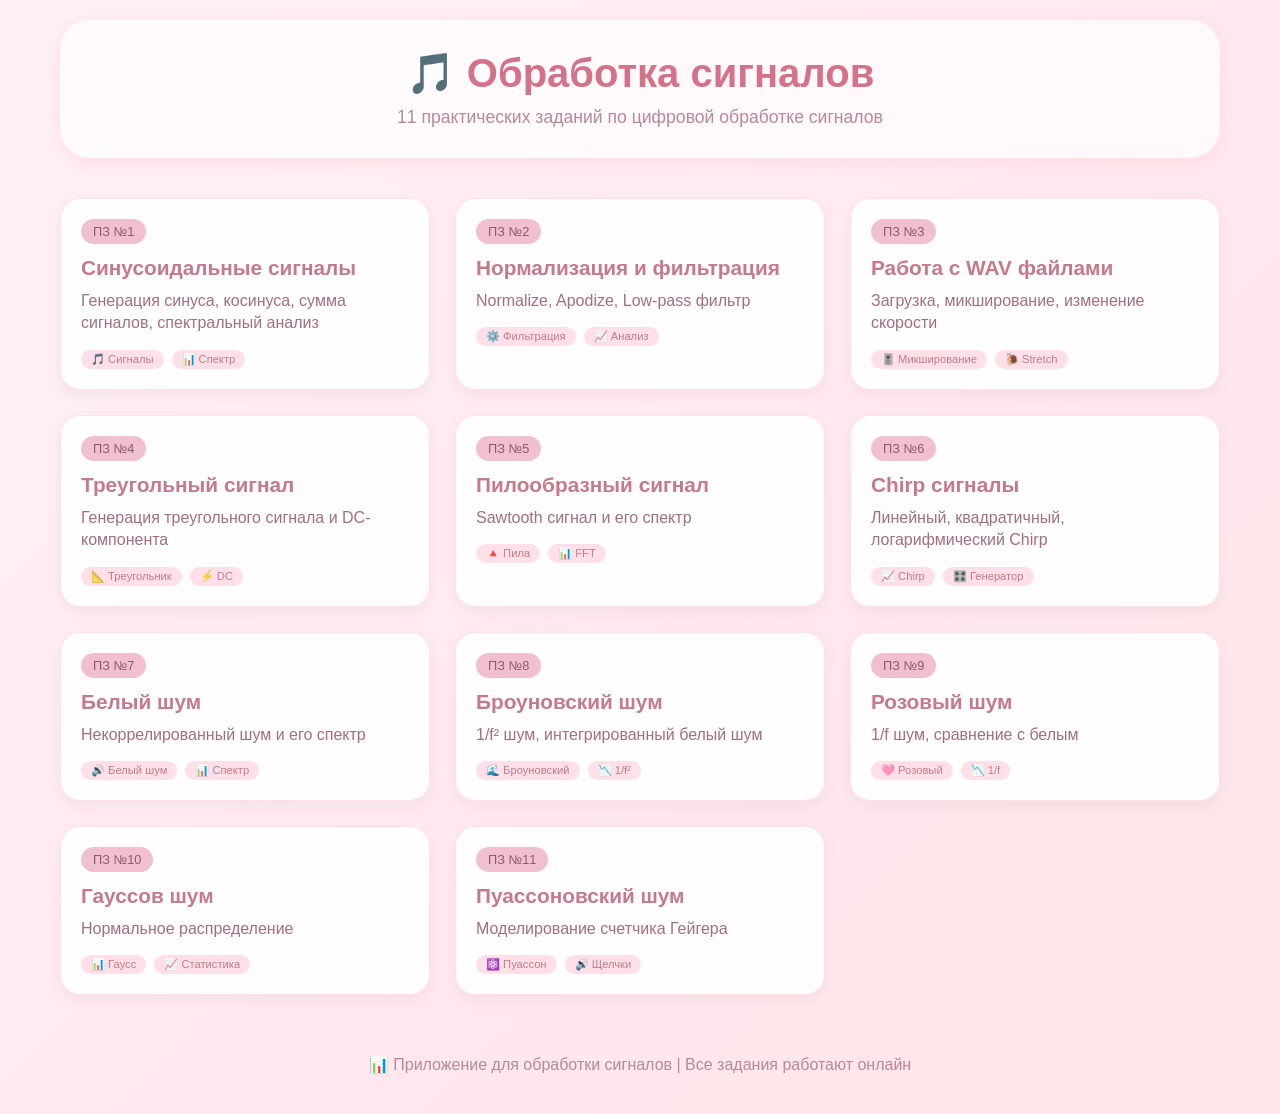
<file: index.html>
<!DOCTYPE html>
<html lang="ru">
<head>
    <meta charset="UTF-8">
    <meta name="viewport" content="width=device-width, initial-scale=1.0">
    <title>Обработка сигналов - 11 практических заданий</title>
    <link rel="stylesheet" href="styles.css">
</head>
<body>
    <div class="container">
        <header>
            <h1>🎵 Обработка сигналов</h1>
            <p>11 практических заданий по цифровой обработке сигналов</p>
        </header>

        <div class="cards-grid">
            <div class="card" onclick="location.href='pz1.html'">
                <div class="card-number">ПЗ №1</div>
                <h3>Синусоидальные сигналы</h3>
                <p>Генерация синуса, косинуса, сумма сигналов, спектральный анализ</p>
                <div class="tags"><span>🎵 Сигналы</span><span>📊 Спектр</span></div>
            </div>

            <div class="card" onclick="location.href='pz2.html'">
                <div class="card-number">ПЗ №2</div>
                <h3>Нормализация и фильтрация</h3>
                <p>Normalize, Apodize, Low-pass фильтр</p>
                <div class="tags"><span>⚙️ Фильтрация</span><span>📈 Анализ</span></div>
            </div>

            <div class="card" onclick="location.href='pz3.html'">
                <div class="card-number">ПЗ №3</div>
                <h3>Работа с WAV файлами</h3>
                <p>Загрузка, микширование, изменение скорости</p>
                <div class="tags"><span>🎚️ Микширование</span><span>🐌 Stretch</span></div>
            </div>

            <div class="card" onclick="location.href='pz4.html'">
                <div class="card-number">ПЗ №4</div>
                <h3>Треугольный сигнал</h3>
                <p>Генерация треугольного сигнала и DC-компонента</p>
                <div class="tags"><span>📐 Треугольник</span><span>⚡ DC</span></div>
            </div>

            <div class="card" onclick="location.href='pz5.html'">
                <div class="card-number">ПЗ №5</div>
                <h3>Пилообразный сигнал</h3>
                <p>Sawtooth сигнал и его спектр</p>
                <div class="tags"><span>🔺 Пила</span><span>📊 FFT</span></div>
            </div>

            <div class="card" onclick="location.href='pz6.html'">
                <div class="card-number">ПЗ №6</div>
                <h3>Chirp сигналы</h3>
                <p>Линейный, квадратичный, логарифмический Chirp</p>
                <div class="tags"><span>📈 Chirp</span><span>🎛️ Генератор</span></div>
            </div>

            <div class="card" onclick="location.href='pz7.html'">
                <div class="card-number">ПЗ №7</div>
                <h3>Белый шум</h3>
                <p>Некоррелированный шум и его спектр</p>
                <div class="tags"><span>🔊 Белый шум</span><span>📊 Спектр</span></div>
            </div>

            <div class="card" onclick="location.href='pz8.html'">
                <div class="card-number">ПЗ №8</div>
                <h3>Броуновский шум</h3>
                <p>1/f² шум, интегрированный белый шум</p>
                <div class="tags"><span>🌊 Броуновский</span><span>📉 1/f²</span></div>
            </div>

            <div class="card" onclick="location.href='pz9.html'">
                <div class="card-number">ПЗ №9</div>
                <h3>Розовый шум</h3>
                <p>1/f шум, сравнение с белым</p>
                <div class="tags"><span>🩷 Розовый</span><span>📉 1/f</span></div>
            </div>

            <div class="card" onclick="location.href='pz10.html'">
                <div class="card-number">ПЗ №10</div>
                <h3>Гауссов шум</h3>
                <p>Нормальное распределение</p>
                <div class="tags"><span>📊 Гаусс</span><span>📈 Статистика</span></div>
            </div>

            <div class="card" onclick="location.href='pz11.html'">
                <div class="card-number">ПЗ №11</div>
                <h3>Пуассоновский шум</h3>
                <p>Моделирование счетчика Гейгера</p>
                <div class="tags"><span>⚛️ Пуассон</span><span>🔊 Щелчки</span></div>
            </div>
        </div>

        <footer>
            <p>📊 Приложение для обработки сигналов | Все задания работают онлайн</p>
        </footer>
    </div>
</body>
</html>
</file>
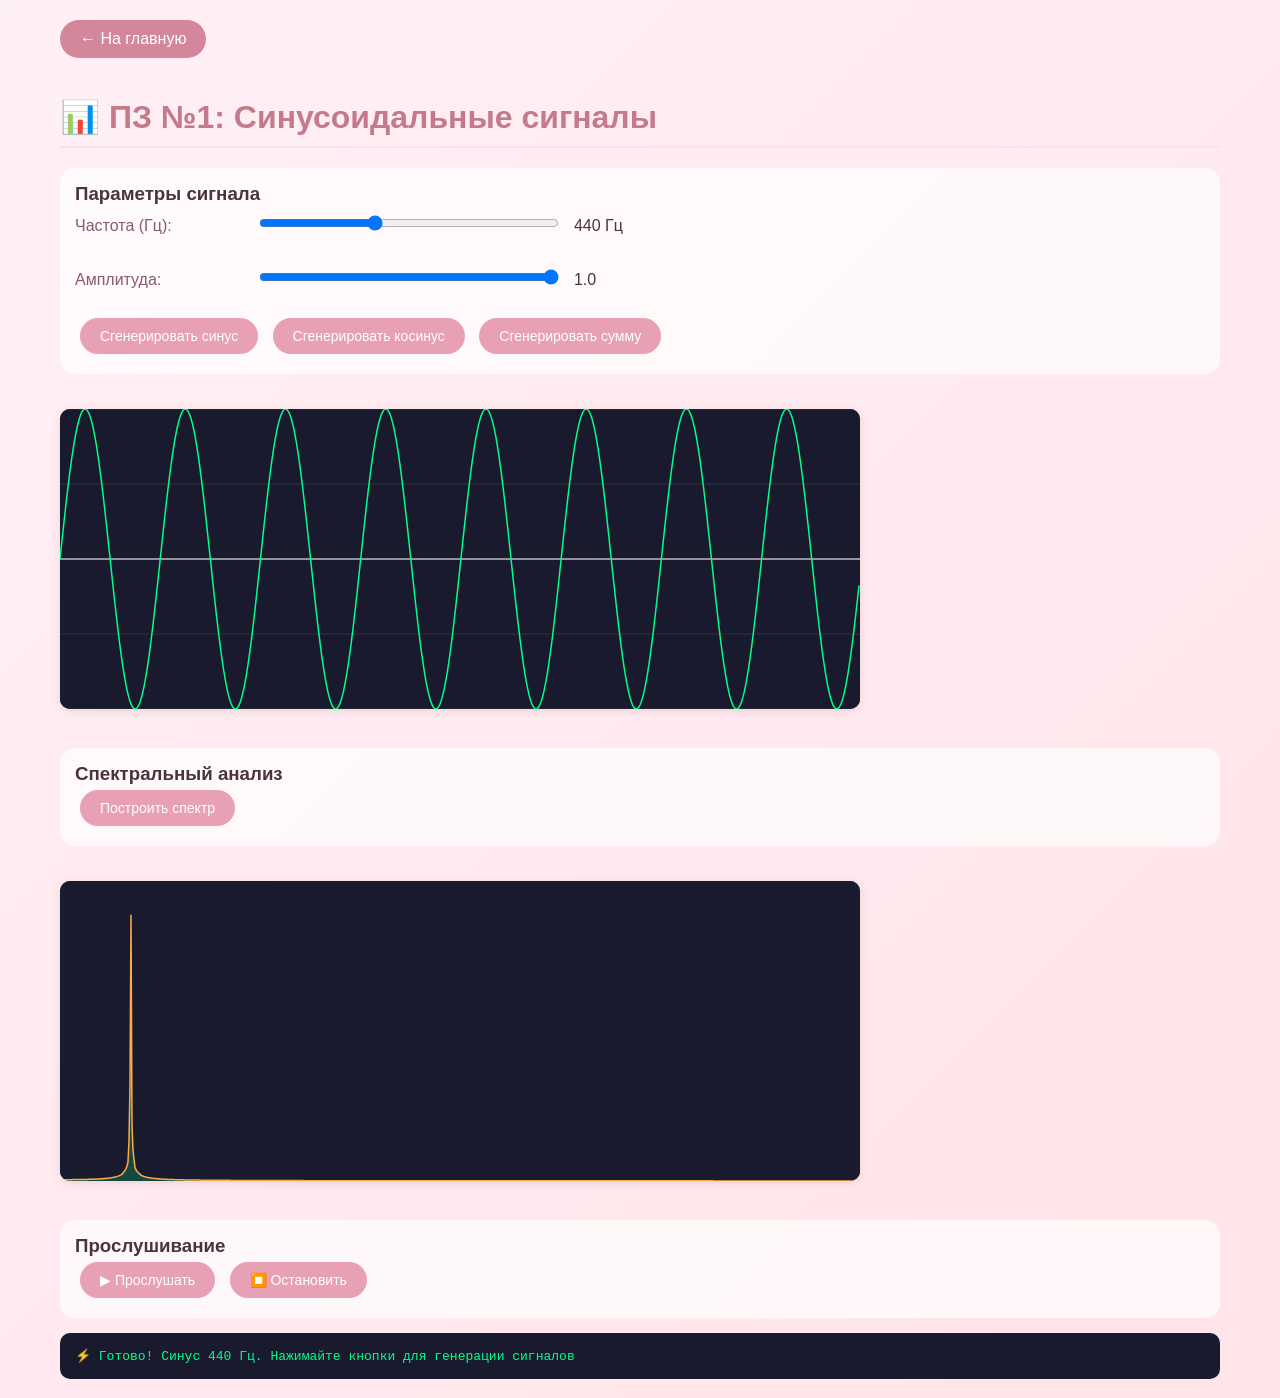
<file: pz1.html>
<!DOCTYPE html>
<html lang="ru">
<head>
    <meta charset="UTF-8">
    <meta name="viewport" content="width=device-width, initial-scale=1.0">
    <title>ПЗ №1 - Синусоидальные сигналы</title>
    <link rel="stylesheet" href="styles.css">
</head>
<body>
    <div class="container">
        <a href="index.html" class="back-button">← На главную</a>
        <h1 class="section-title">📊 ПЗ №1: Синусоидальные сигналы</h1>
        
        <div class="control-group">
            <h3>Параметры сигнала</h3>
            <label>Частота (Гц):</label>
            <input type="range" id="freq" min="100" max="1000" value="440" step="10">
            <span id="freqValue">440</span> Гц<br><br>
            
            <label>Амплитуда:</label>
            <input type="range" id="amp" min="0" max="1" value="1" step="0.05">
            <span id="ampValue">1.0</span><br><br>
            
            <button id="genSine">Сгенерировать синус</button>
            <button id="genCosine">Сгенерировать косинус</button>
            <button id="genSum">Сгенерировать сумму</button>
        </div>
        
        <div class="plot-container">
            <canvas id="signalPlot" width="800" height="300"></canvas>
        </div>
        
        <div class="control-group">
            <h3>Спектральный анализ</h3>
            <button id="calcSpectrum">Построить спектр</button>
        </div>
        
        <div class="plot-container">
            <canvas id="spectrumPlot" width="800" height="300"></canvas>
        </div>
        
        <div class="control-group">
            <h3>Прослушивание</h3>
            <button id="playSignal">▶ Прослушать</button>
            <button id="stopSignal">⏹️ Остановить</button>
        </div>
        
        <div class="info-panel" id="info1">
            ⚡ Синус 440 Гц. Нажмите кнопки для генерации сигналов
        </div>
    </div>
    <script src="pz1.js"></script>
</body>
</html>
</file>
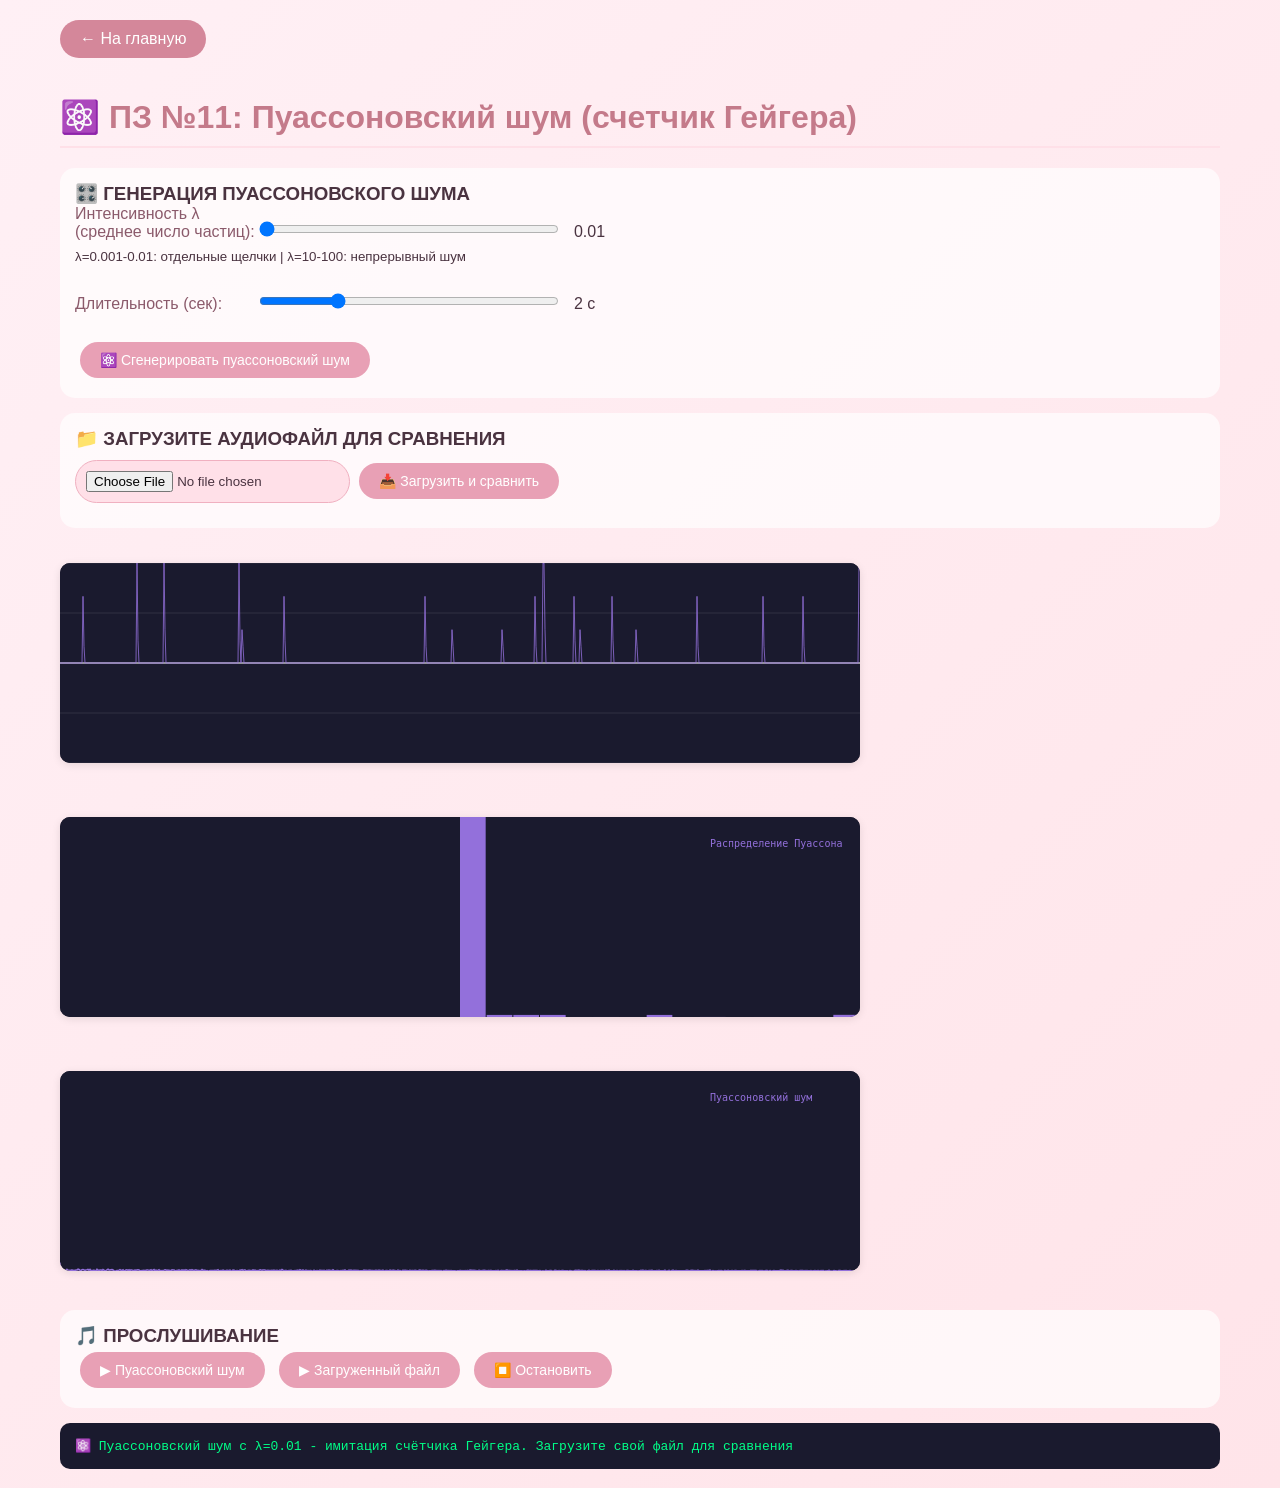
<file: pz11.html>
<!DOCTYPE html>
<html lang="ru">
<head>
    <meta charset="UTF-8">
    <meta name="viewport" content="width=device-width, initial-scale=1.0">
    <title>ПЗ №11 - Пуассоновский шум</title>
    <link rel="stylesheet" href="styles.css">
</head>
<body>
    <div class="container">
        <a href="index.html" class="back-button">← На главную</a>
        <h1 class="section-title">⚛️ ПЗ №11: Пуассоновский шум (счетчик Гейгера)</h1>
        
        <div class="control-group">
            <h3>🎛️ ГЕНЕРАЦИЯ ПУАССОНОВСКОГО ШУМА</h3>
            <label>Интенсивность λ (среднее число частиц):</label>
            <input type="range" id="lambda" min="0.001" max="100" value="0.01" step="0.001">
            <span id="lambdaVal">0.010</span><br>
            <small>λ=0.001-0.01: отдельные щелчки | λ=10-100: непрерывный шум</small><br><br>
            
            <label>Длительность (сек):</label>
            <input type="range" id="duration11" min="1" max="5" value="2" step="0.5">
            <span id="duration11Val">2.0</span> с<br><br>
            
            <button id="genPoisson">⚛️ Сгенерировать пуассоновский шум</button>
        </div>
        
        <div class="control-group">
            <h3>📁 ЗАГРУЗИТЕ АУДИОФАЙЛ ДЛЯ СРАВНЕНИЯ</h3>
            <input type="file" id="uploadWav11" accept=".wav,.mp3,.ogg">
            <button id="loadWav11">📥 Загрузить и сравнить</button>
        </div>
        
        <div class="plot-container">
            <canvas id="poissonPlot" width="800" height="200"></canvas>
        </div>
        
        <div class="plot-container">
            <canvas id="poissonHistogram" width="800" height="200"></canvas>
        </div>
        
        <div class="plot-container">
            <canvas id="poissonSpectrum" width="800" height="200"></canvas>
        </div>
        
        <div class="control-group">
            <h3>🎵 ПРОСЛУШИВАНИЕ</h3>
            <button id="playPoisson">▶ Пуассоновский шум</button>
            <button id="playUploaded11">▶ Загруженный файл</button>
            <button id="stopPoisson">⏹️ Остановить</button>
        </div>
        
        <div class="info-panel" id="info11">
            ⚛️ Пуассоновский шум имитирует счётчик Гейгера.<br>
            При малых λ слышны отдельные щелчки. При больших λ - непрерывный белый шум.<br>
            Загрузите свой аудиофайл для сравнения спектров.
        </div>
    </div>
    <script src="pz11.js"></script>
</body>
</html>
</file>
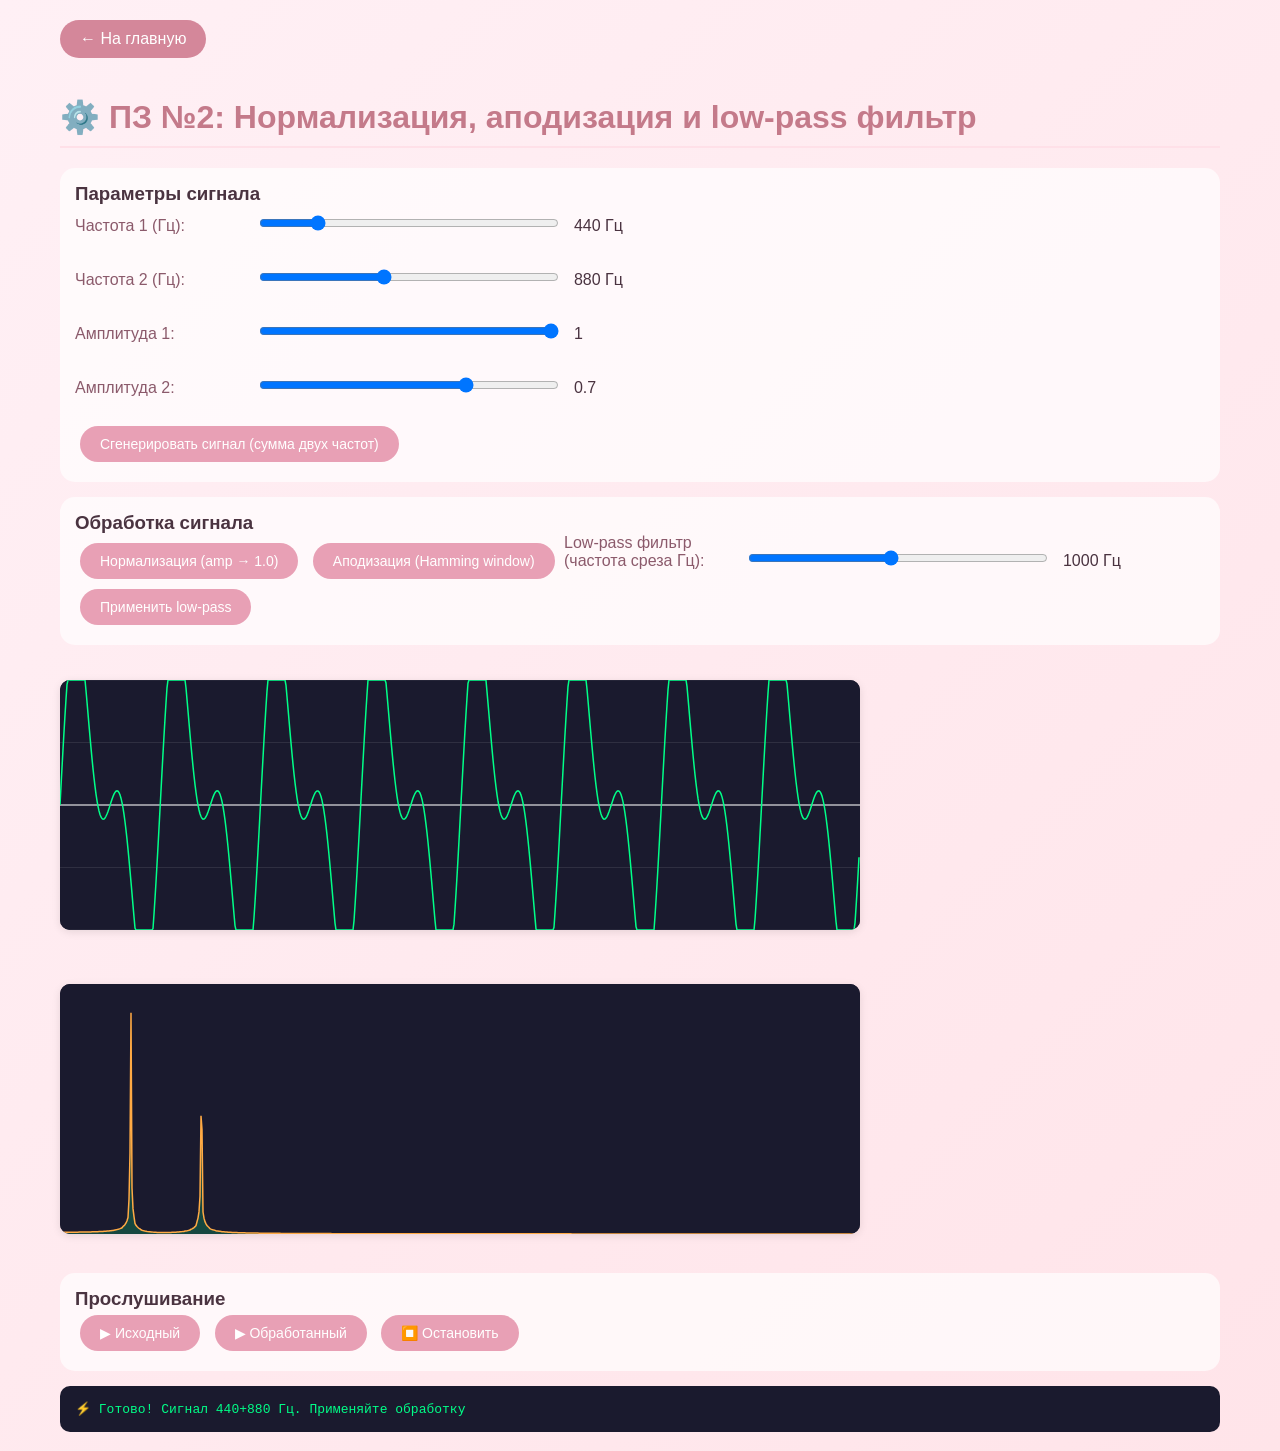
<file: pz2.html>
<!DOCTYPE html>
<html lang="ru">
<head>
    <meta charset="UTF-8">
    <meta name="viewport" content="width=device-width, initial-scale=1.0">
    <title>ПЗ №2 - Нормализация и фильтрация</title>
    <link rel="stylesheet" href="styles.css">
</head>
<body>
    <div class="container">
        <a href="index.html" class="back-button">← На главную</a>
        <h1 class="section-title">⚙️ ПЗ №2: Нормализация, аподизация и low-pass фильтр</h1>
        
        <div class="control-group">
            <h3>Параметры сигнала</h3>
            <label>Частота 1 (Гц):</label>
            <input type="range" id="freq1" min="100" max="2000" value="440" step="10">
            <span id="freq1Val">440</span> Гц<br><br>
            
            <label>Частота 2 (Гц):</label>
            <input type="range" id="freq2" min="100" max="2000" value="880" step="10">
            <span id="freq2Val">880</span> Гц<br><br>
            
            <label>Амплитуда 1:</label>
            <input type="range" id="amp1" min="0" max="1" value="1" step="0.05">
            <span id="amp1Val">1.0</span><br><br>
            
            <label>Амплитуда 2:</label>
            <input type="range" id="amp2" min="0" max="1" value="0.7" step="0.05">
            <span id="amp2Val">0.7</span><br><br>
            
            <button id="genSignal">Сгенерировать сигнал (сумма двух частот)</button>
        </div>
        
        <div class="control-group">
            <h3>Обработка сигнала</h3>
            <button id="applyNormalize">Нормализация (amp → 1.0)</button>
            <button id="applyApodize">Аподизация (Hamming window)</button>
            <label>Low-pass фильтр (частота среза Гц):</label>
            <input type="range" id="cutoff" min="100" max="2000" value="1000" step="50">
            <span id="cutoffVal">1000</span> Гц
            <button id="applyLowpass">Применить low-pass</button>
        </div>
        
        <div class="plot-container">
            <canvas id="signalPlot" width="800" height="250"></canvas>
        </div>
        
        <div class="plot-container">
            <canvas id="spectrumPlot" width="800" height="250"></canvas>
        </div>
        
        <div class="control-group">
            <h3>Прослушивание</h3>
            <button id="playOriginal">▶ Исходный</button>
            <button id="playProcessed">▶ Обработанный</button>
            <button id="stopAudio">⏹️ Остановить</button>
        </div>
        
        <div class="info-panel" id="info2">
            ⚡ Сгенерируйте сигнал, затем примените обработку
        </div>
    </div>
    <script src="pz2.js"></script>
</body>
</html>
</file>
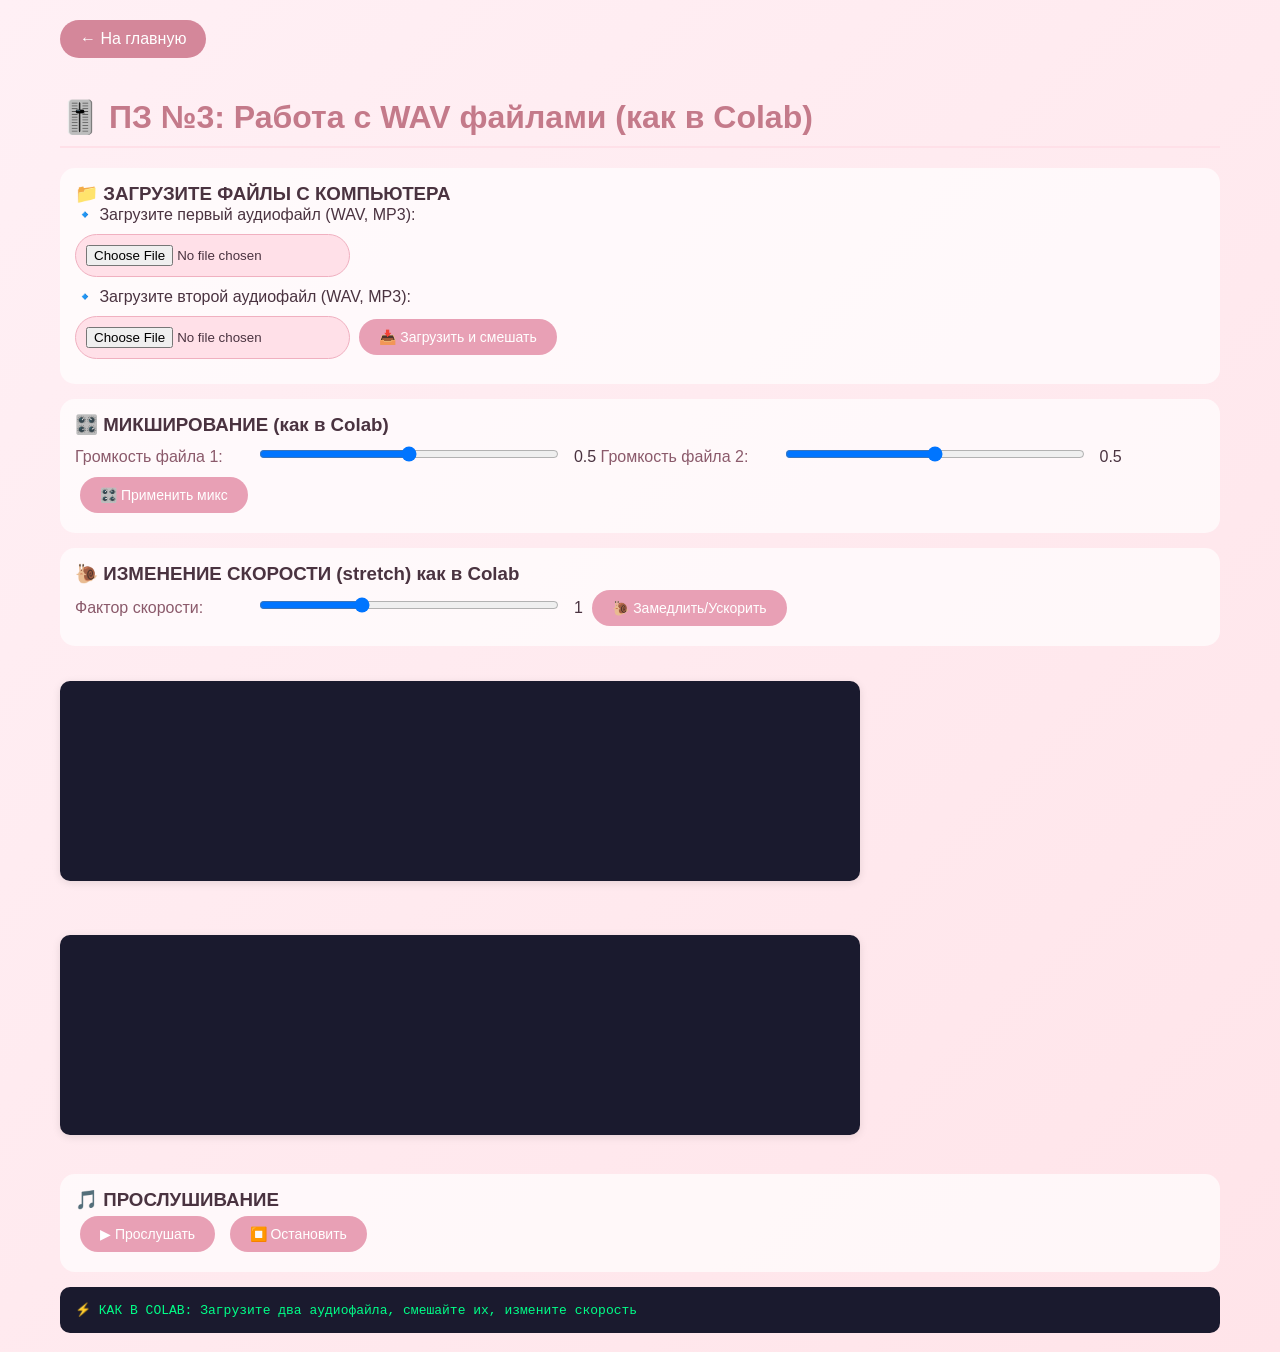
<file: pz3.html>
<!DOCTYPE html>
<html lang="ru">
<head>
    <meta charset="UTF-8">
    <meta name="viewport" content="width=device-width, initial-scale=1.0">
    <title>ПЗ №3 - Работа с WAV файлами</title>
    <link rel="stylesheet" href="styles.css">
</head>
<body>
    <div class="container">
        <a href="index.html" class="back-button">← На главную</a>
        <h1 class="section-title">🎚️ ПЗ №3: Работа с WAV файлами (как в Colab)</h1>
        
        <!-- ЗАГРУЗКА ФАЙЛОВ КАК В COLAB -->
        <div class="control-group">
            <h3>📁 ЗАГРУЗИТЕ ФАЙЛЫ С КОМПЬЮТЕРА</h3>
            <p>🔹 Загрузите первый аудиофайл (WAV, MP3):</p>
            <input type="file" id="file1" accept=".wav,.mp3,.ogg">
            <p>🔹 Загрузите второй аудиофайл (WAV, MP3):</p>
            <input type="file" id="file2" accept=".wav,.mp3,.ogg">
            <button id="loadFiles">📥 Загрузить и смешать</button>
        </div>
        
        <div class="control-group">
            <h3>🎛️ МИКШИРОВАНИЕ (как в Colab)</h3>
            <label>Громкость файла 1:</label>
            <input type="range" id="mix1" min="0" max="1" value="0.5" step="0.05">
            <span id="mix1Val">0.5</span>
            <label>Громкость файла 2:</label>
            <input type="range" id="mix2" min="0" max="1" value="0.5" step="0.05">
            <span id="mix2Val">0.5</span>
            <button id="applyMix">🎛️ Применить микс</button>
        </div>
        
        <div class="control-group">
            <h3>🐌 ИЗМЕНЕНИЕ СКОРОСТИ (stretch) как в Colab</h3>
            <label>Фактор скорости:</label>
            <input type="range" id="stretchFactor" min="0.5" max="2" value="1" step="0.05">
            <span id="stretchVal">1.0</span>
            <button id="applyStretch">🐌 Замедлить/Ускорить</button>
        </div>
        
        <div class="plot-container">
            <canvas id="signalPlot" width="800" height="200"></canvas>
        </div>
        
        <div class="plot-container">
            <canvas id="spectrumPlot" width="800" height="200"></canvas>
        </div>
        
        <div class="control-group">
            <h3>🎵 ПРОСЛУШИВАНИЕ</h3>
            <button id="playSound">▶ Прослушать</button>
            <button id="stopSound">⏹️ Остановить</button>
        </div>
        
        <div class="info-panel" id="info3">
            ⚡ КАК В COLAB: Загрузите два аудиофайла, смешайте их, измените скорость
        </div>
    </div>
    <script src="pz3.js"></script>
</body>
</html>
</file>
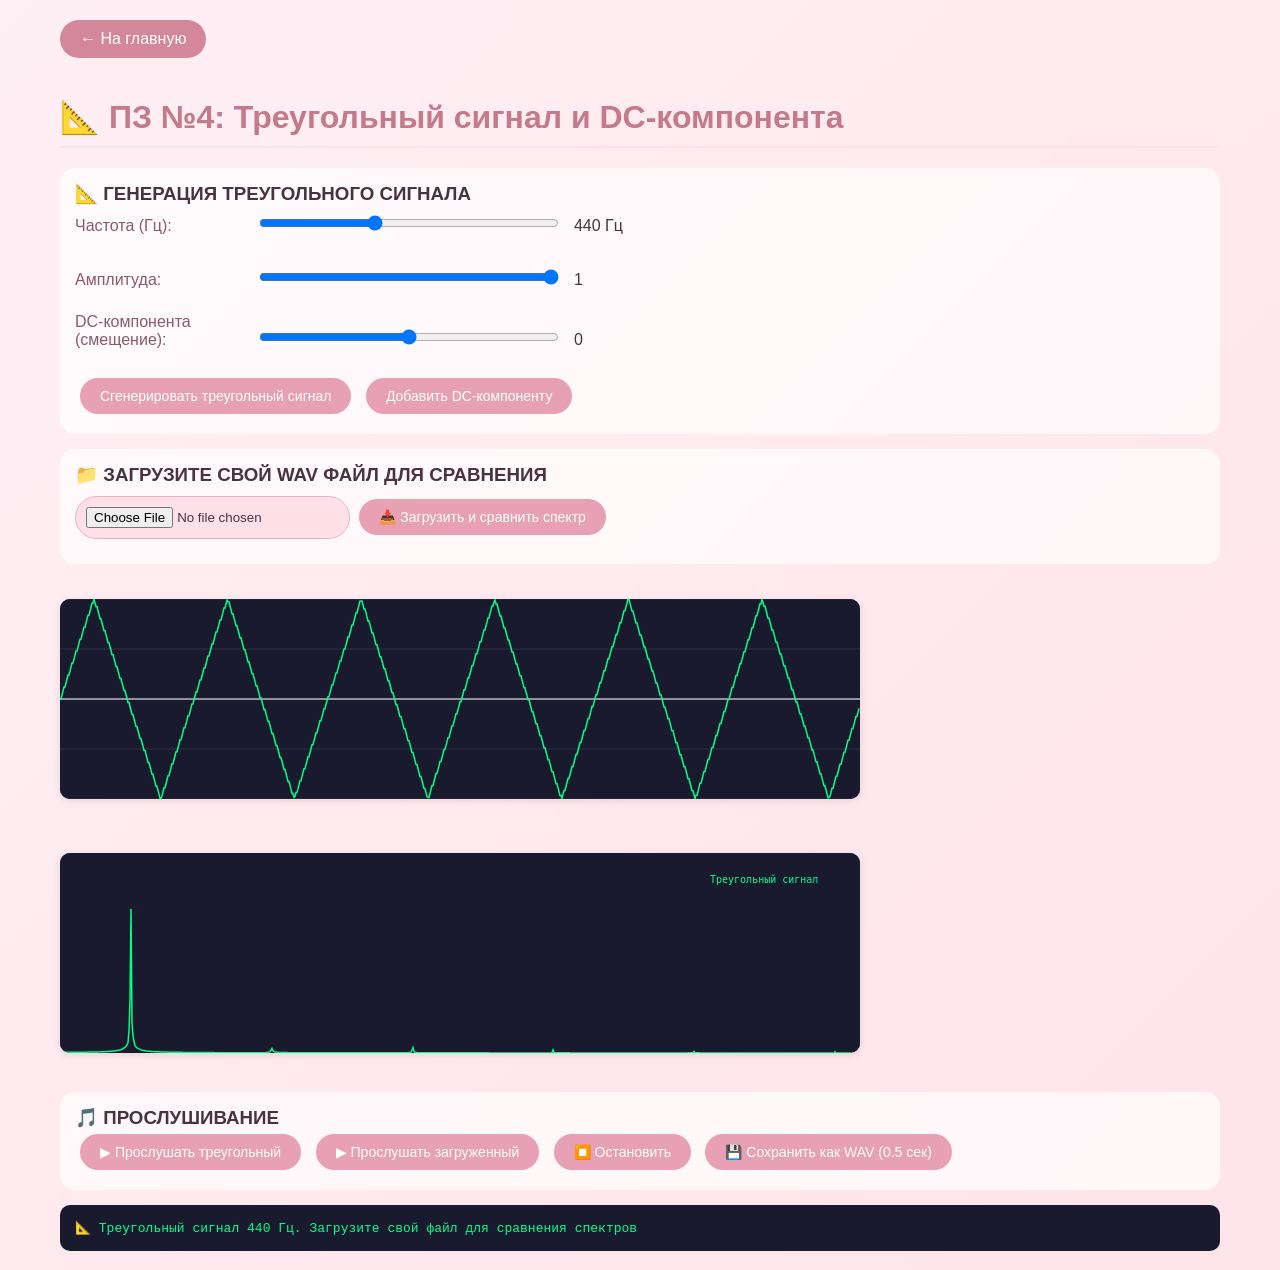
<file: pz4.html>
<!DOCTYPE html>
<html lang="ru">
<head>
    <meta charset="UTF-8">
    <meta name="viewport" content="width=device-width, initial-scale=1.0">
    <title>ПЗ №4 - Треугольный сигнал</title>
    <link rel="stylesheet" href="styles.css">
</head>
<body>
    <div class="container">
        <a href="index.html" class="back-button">← На главную</a>
        <h1 class="section-title">📐 ПЗ №4: Треугольный сигнал и DC-компонента</h1>
        
        <div class="control-group">
            <h3>📐 ГЕНЕРАЦИЯ ТРЕУГОЛЬНОГО СИГНАЛА</h3>
            <label>Частота (Гц):</label>
            <input type="range" id="freq4" min="100" max="1000" value="440" step="10">
            <span id="freq4Val">440</span> Гц<br><br>
            
            <label>Амплитуда:</label>
            <input type="range" id="amp4" min="0" max="1" value="1" step="0.05">
            <span id="amp4Val">1.0</span><br><br>
            
            <label>DC-компонента (смещение):</label>
            <input type="range" id="dc4" min="-0.5" max="0.5" value="0" step="0.01">
            <span id="dc4Val">0</span><br><br>
            
            <button id="genTriangle">Сгенерировать треугольный сигнал</button>
            <button id="addDC">Добавить DC-компоненту</button>
        </div>
        
        <div class="control-group">
            <h3>📁 ЗАГРУЗИТЕ СВОЙ WAV ФАЙЛ ДЛЯ СРАВНЕНИЯ</h3>
            <input type="file" id="uploadWav4" accept=".wav,.mp3,.ogg">
            <button id="loadWav4">📥 Загрузить и сравнить спектр</button>
        </div>
        
        <div class="plot-container">
            <canvas id="trianglePlot" width="800" height="200"></canvas>
        </div>
        
        <div class="plot-container">
            <canvas id="triangleSpectrum" width="800" height="200"></canvas>
        </div>
        
        <div class="control-group">
            <h3>🎵 ПРОСЛУШИВАНИЕ</h3>
            <button id="playTriangle">▶ Прослушать треугольный</button>
            <button id="playUploaded4">▶ Прослушать загруженный</button>
            <button id="stopTriangle">⏹️ Остановить</button>
            <button id="saveWav4">💾 Сохранить как WAV (0.5 сек)</button>
        </div>
        
        <div class="info-panel" id="info4">
            📐 Треугольный сигнал. Загрузите свой WAV файл для сравнения спектров
        </div>
    </div>
    <script src="pz4.js"></script>
</body>
</html>
</file>
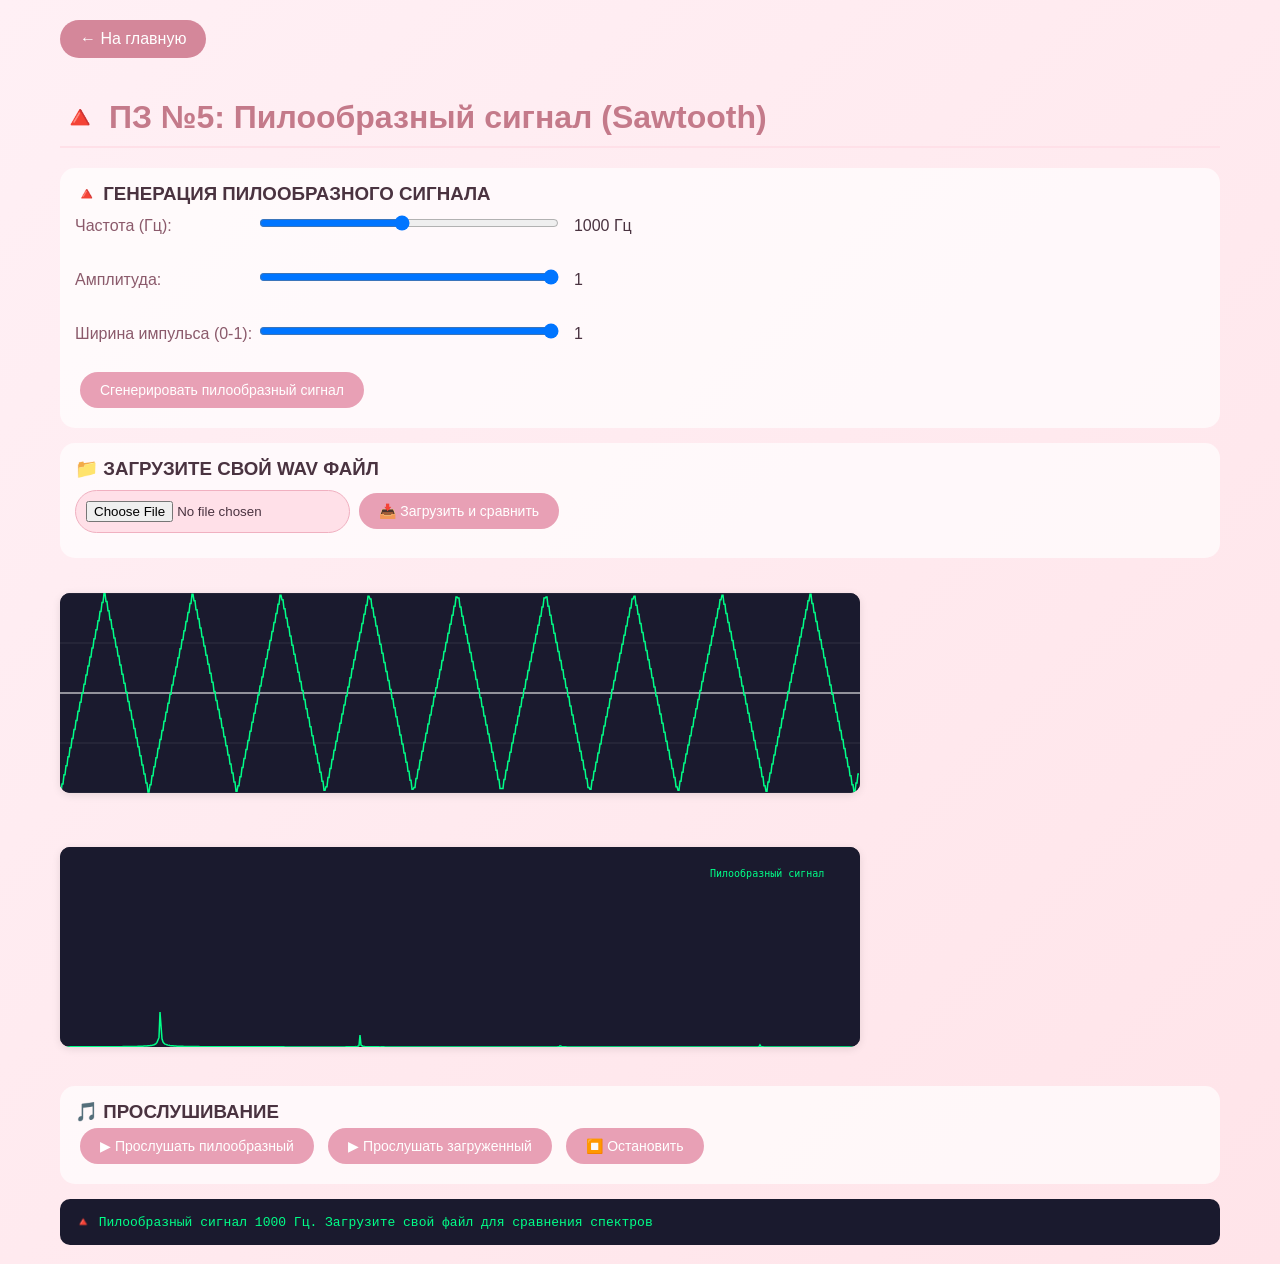
<file: pz5.html>
<!DOCTYPE html>
<html lang="ru">
<head>
    <meta charset="UTF-8">
    <meta name="viewport" content="width=device-width, initial-scale=1.0">
    <title>ПЗ №5 - Пилообразный сигнал</title>
    <link rel="stylesheet" href="styles.css">
</head>
<body>
    <div class="container">
        <a href="index.html" class="back-button">← На главную</a>
        <h1 class="section-title">🔺 ПЗ №5: Пилообразный сигнал (Sawtooth)</h1>
        
        <div class="control-group">
            <h3>🔺 ГЕНЕРАЦИЯ ПИЛООБРАЗНОГО СИГНАЛА</h3>
            <label>Частота (Гц):</label>
            <input type="range" id="freq5" min="100" max="2000" value="1000" step="10">
            <span id="freq5Val">1000</span> Гц<br><br>
            
            <label>Амплитуда:</label>
            <input type="range" id="amp5" min="0" max="1" value="1" step="0.05">
            <span id="amp5Val">1.0</span><br><br>
            
            <label>Ширина импульса (0-1):</label>
            <input type="range" id="width5" min="0" max="1" value="1" step="0.01">
            <span id="width5Val">1.0</span><br><br>
            
            <button id="genSawtooth">Сгенерировать пилообразный сигнал</button>
        </div>
        
        <div class="control-group">
            <h3>📁 ЗАГРУЗИТЕ СВОЙ WAV ФАЙЛ</h3>
            <input type="file" id="uploadWav5" accept=".wav,.mp3,.ogg">
            <button id="loadWav5">📥 Загрузить и сравнить</button>
        </div>
        
        <div class="plot-container">
            <canvas id="sawtoothPlot" width="800" height="200"></canvas>
        </div>
        
        <div class="plot-container">
            <canvas id="sawtoothSpectrum" width="800" height="200"></canvas>
        </div>
        
        <div class="control-group">
            <h3>🎵 ПРОСЛУШИВАНИЕ</h3>
            <button id="playSawtooth">▶ Прослушать пилообразный</button>
            <button id="playUploaded5">▶ Прослушать загруженный</button>
            <button id="stopSawtooth">⏹️ Остановить</button>
        </div>
        
        <div class="info-panel" id="info5">
            🔺 Пилообразный сигнал содержит все гармоники. Загрузите свой файл для сравнения
        </div>
    </div>
    <script src="pz5.js"></script>
</body>
</html>
</file>
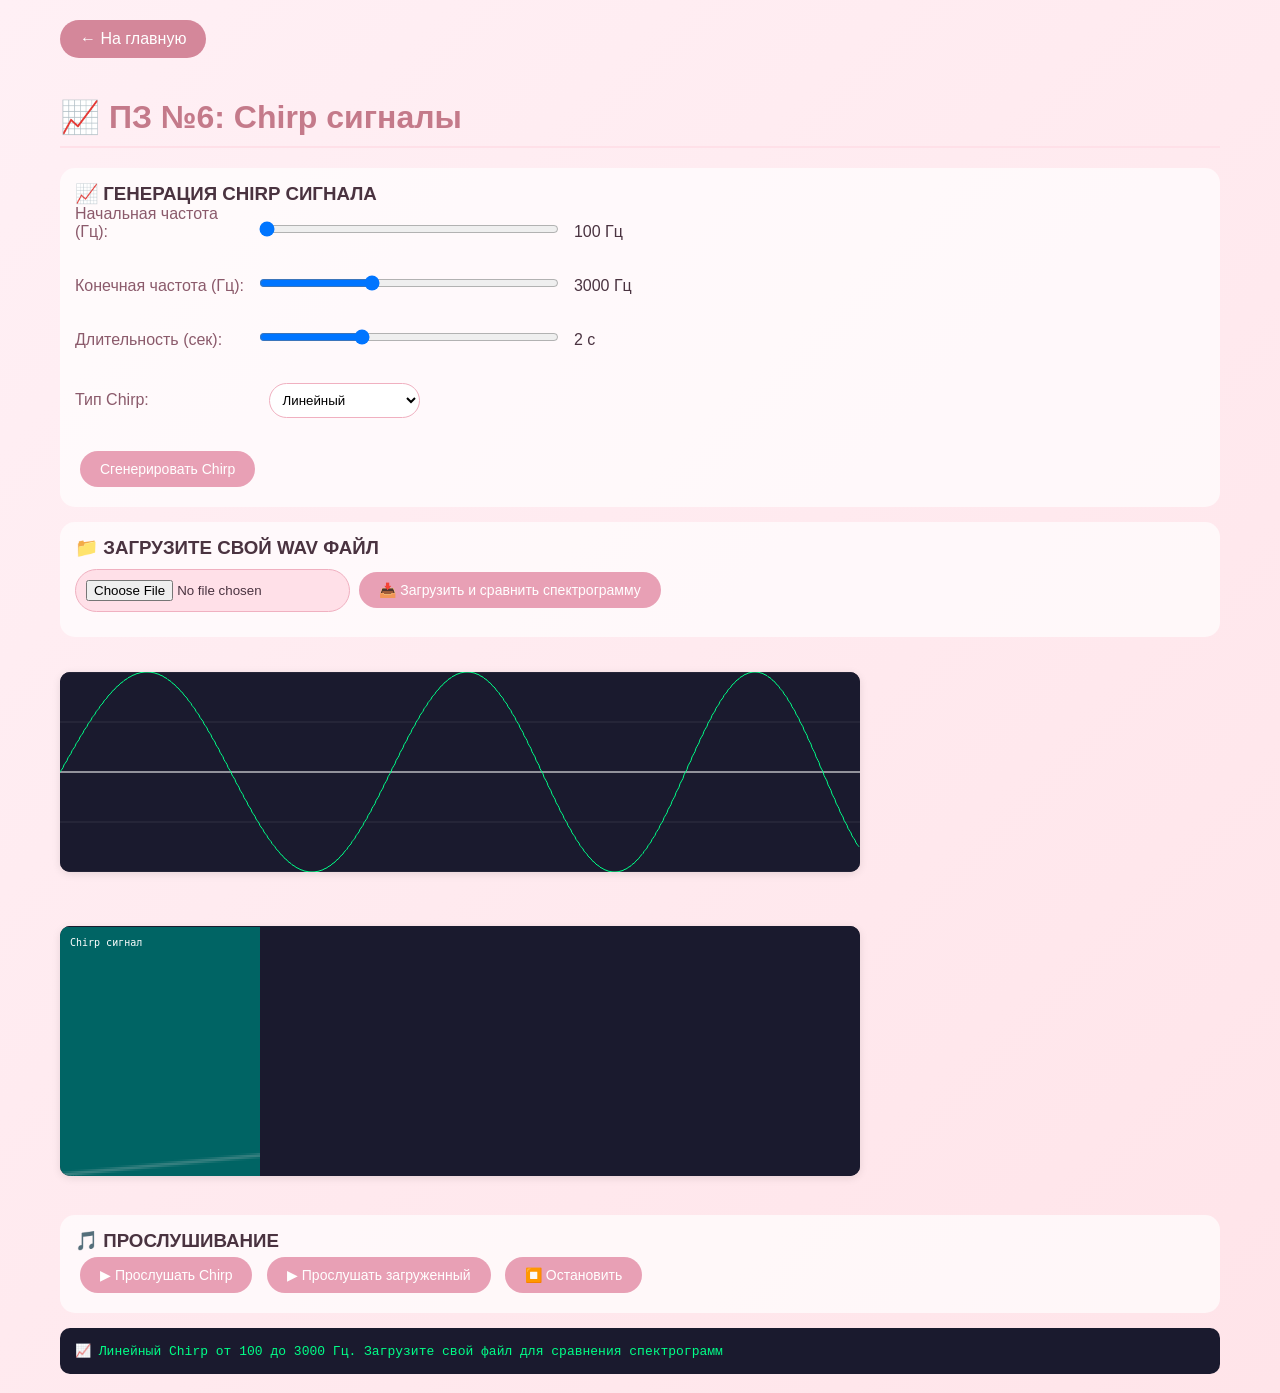
<file: pz6.html>
<!DOCTYPE html>
<html lang="ru">
<head>
    <meta charset="UTF-8">
    <meta name="viewport" content="width=device-width, initial-scale=1.0">
    <title>ПЗ №6 - Chirp сигналы</title>
    <link rel="stylesheet" href="styles.css">
</head>
<body>
    <div class="container">
        <a href="index.html" class="back-button">← На главную</a>
        <h1 class="section-title">📈 ПЗ №6: Chirp сигналы</h1>
        
        <div class="control-group">
            <h3>📈 ГЕНЕРАЦИЯ CHIRP СИГНАЛА</h3>
            <label>Начальная частота (Гц):</label>
            <input type="range" id="f0" min="100" max="5000" value="100" step="10">
            <span id="f0Val">100</span> Гц<br><br>
            
            <label>Конечная частота (Гц):</label>
            <input type="range" id="f1" min="100" max="8000" value="3000" step="10">
            <span id="f1Val">3000</span> Гц<br><br>
            
            <label>Длительность (сек):</label>
            <input type="range" id="duration6" min="0.5" max="5" value="2" step="0.1">
            <span id="duration6Val">2.0</span> с<br><br>
            
            <label>Тип Chirp:</label>
            <select id="chirpType">
                <option value="linear">Линейный</option>
                <option value="quadratic">Квадратичный</option>
                <option value="logarithmic">Логарифмический</option>
            </select><br><br>
            
            <button id="genChirp">Сгенерировать Chirp</button>
        </div>
        
        <div class="control-group">
            <h3>📁 ЗАГРУЗИТЕ СВОЙ WAV ФАЙЛ</h3>
            <input type="file" id="uploadWav6" accept=".wav,.mp3,.ogg">
            <button id="loadWav6">📥 Загрузить и сравнить спектрограмму</button>
        </div>
        
        <div class="plot-container">
            <canvas id="chirpPlot" width="800" height="200"></canvas>
        </div>
        
        <div class="plot-container">
            <canvas id="chirpSpectrogram" width="800" height="250"></canvas>
        </div>
        
        <div class="control-group">
            <h3>🎵 ПРОСЛУШИВАНИЕ</h3>
            <button id="playChirp">▶ Прослушать Chirp</button>
            <button id="playUploaded6">▶ Прослушать загруженный</button>
            <button id="stopChirp">⏹️ Остановить</button>
        </div>
        
        <div class="info-panel" id="info6">
            📈 Chirp сигнал. Загрузите свой файл для сравнения спектрограмм
        </div>
    </div>
    <script src="pz6.js"></script>
</body>
</html>
</file>
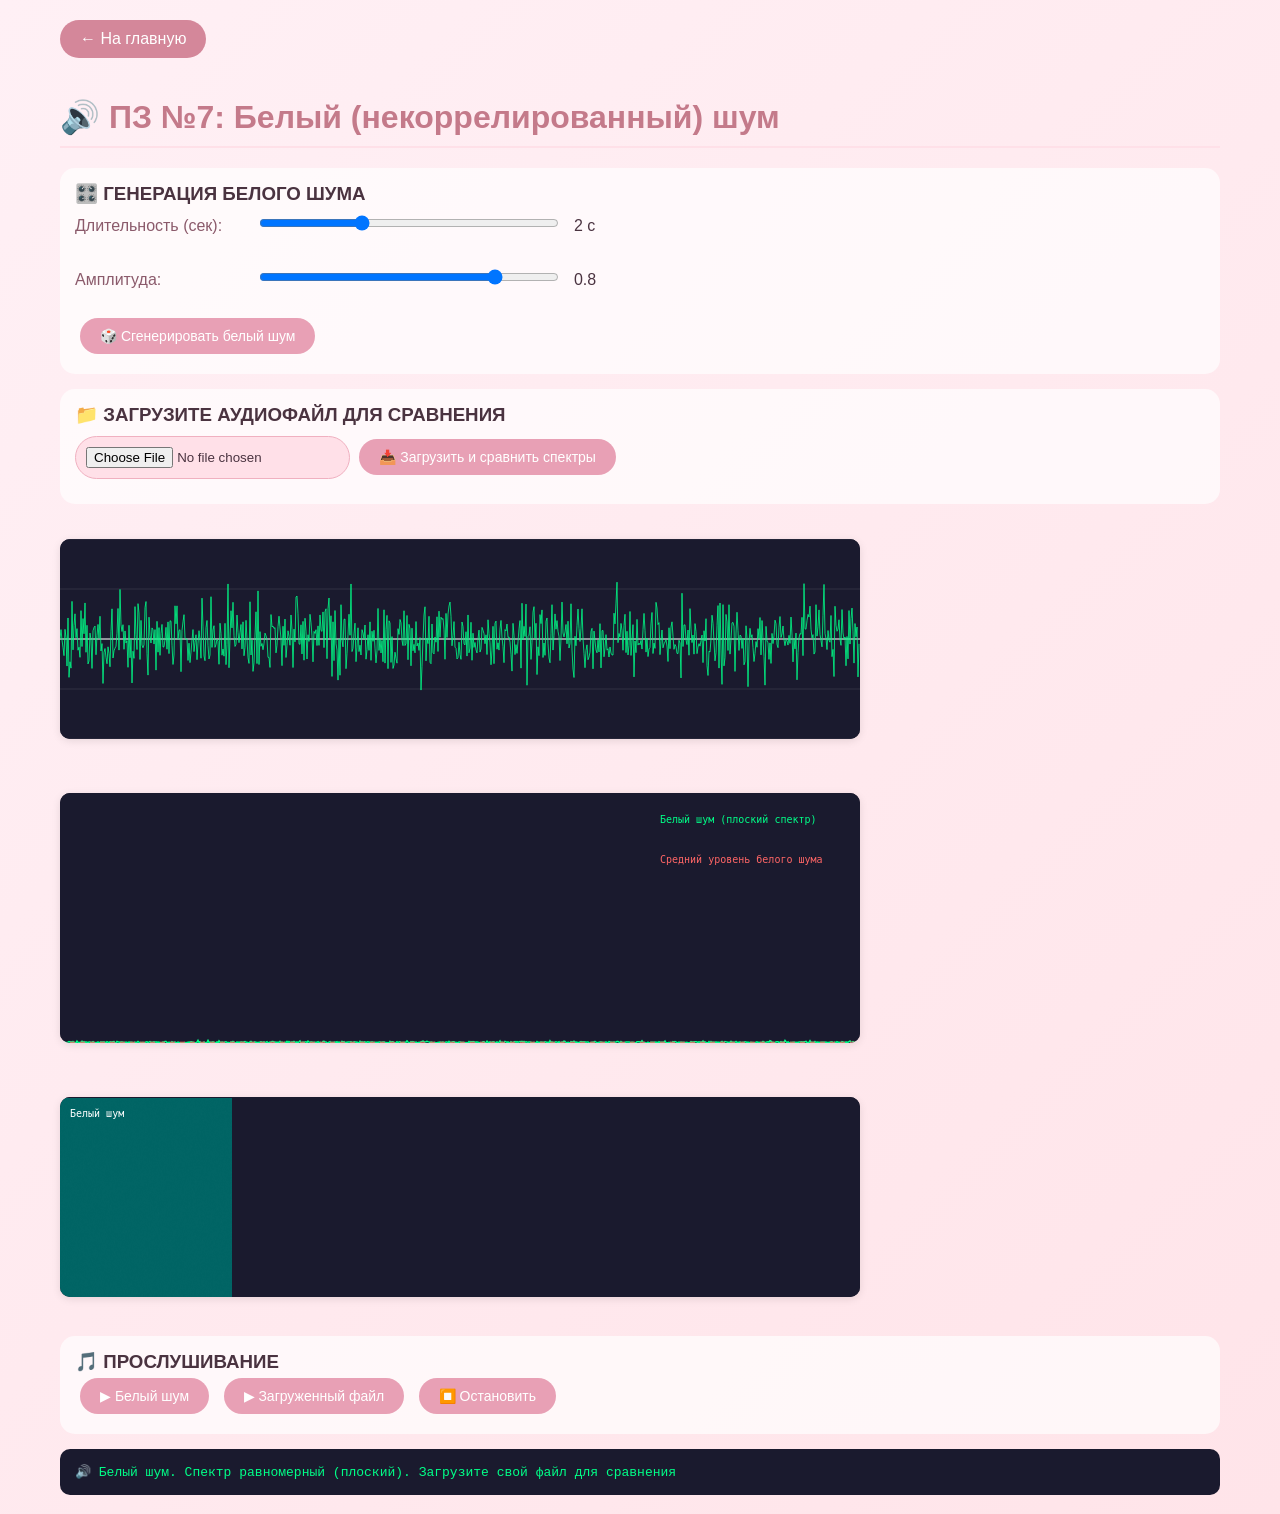
<file: pz7.html>
<!DOCTYPE html>
<html lang="ru">
<head>
    <meta charset="UTF-8">
    <meta name="viewport" content="width=device-width, initial-scale=1.0">
    <title>ПЗ №7 - Белый шум</title>
    <link rel="stylesheet" href="styles.css">
</head>
<body>
    <div class="container">
        <a href="index.html" class="back-button">← На главную</a>
        <h1 class="section-title">🔊 ПЗ №7: Белый (некоррелированный) шум</h1>
        
        <div class="control-group">
            <h3>🎛️ ГЕНЕРАЦИЯ БЕЛОГО ШУМА</h3>
            <label>Длительность (сек):</label>
            <input type="range" id="duration7" min="0.5" max="5" value="2" step="0.1">
            <span id="duration7Val">2.0</span> с<br><br>
            
            <label>Амплитуда:</label>
            <input type="range" id="amp7" min="0" max="1" value="0.8" step="0.05">
            <span id="amp7Val">0.8</span><br><br>
            
            <button id="genWhiteNoise">🎲 Сгенерировать белый шум</button>
        </div>
        
        <div class="control-group">
            <h3>📁 ЗАГРУЗИТЕ АУДИОФАЙЛ ДЛЯ СРАВНЕНИЯ</h3>
            <input type="file" id="uploadWav7" accept=".wav,.mp3,.ogg">
            <button id="loadWav7">📥 Загрузить и сравнить спектры</button>
        </div>
        
        <div class="plot-container">
            <canvas id="whitePlot" width="800" height="200"></canvas>
        </div>
        
        <div class="plot-container">
            <canvas id="whiteSpectrum" width="800" height="250"></canvas>
        </div>
        
        <div class="plot-container">
            <canvas id="whiteSpectrogram" width="800" height="200"></canvas>
        </div>
        
        <div class="control-group">
            <h3>🎵 ПРОСЛУШИВАНИЕ</h3>
            <button id="playWhite">▶ Белый шум</button>
            <button id="playUploaded7">▶ Загруженный файл</button>
            <button id="stopWhite">⏹️ Остановить</button>
        </div>
        
        <div class="info-panel" id="info7">
            🔊 Белый шум имеет равномерный спектр мощности на всех частотах.<br>
            Загрузите свой аудиофайл для сравнения спектров.
        </div>
    </div>
    <script src="pz7.js"></script>
</body>
</html>
</file>
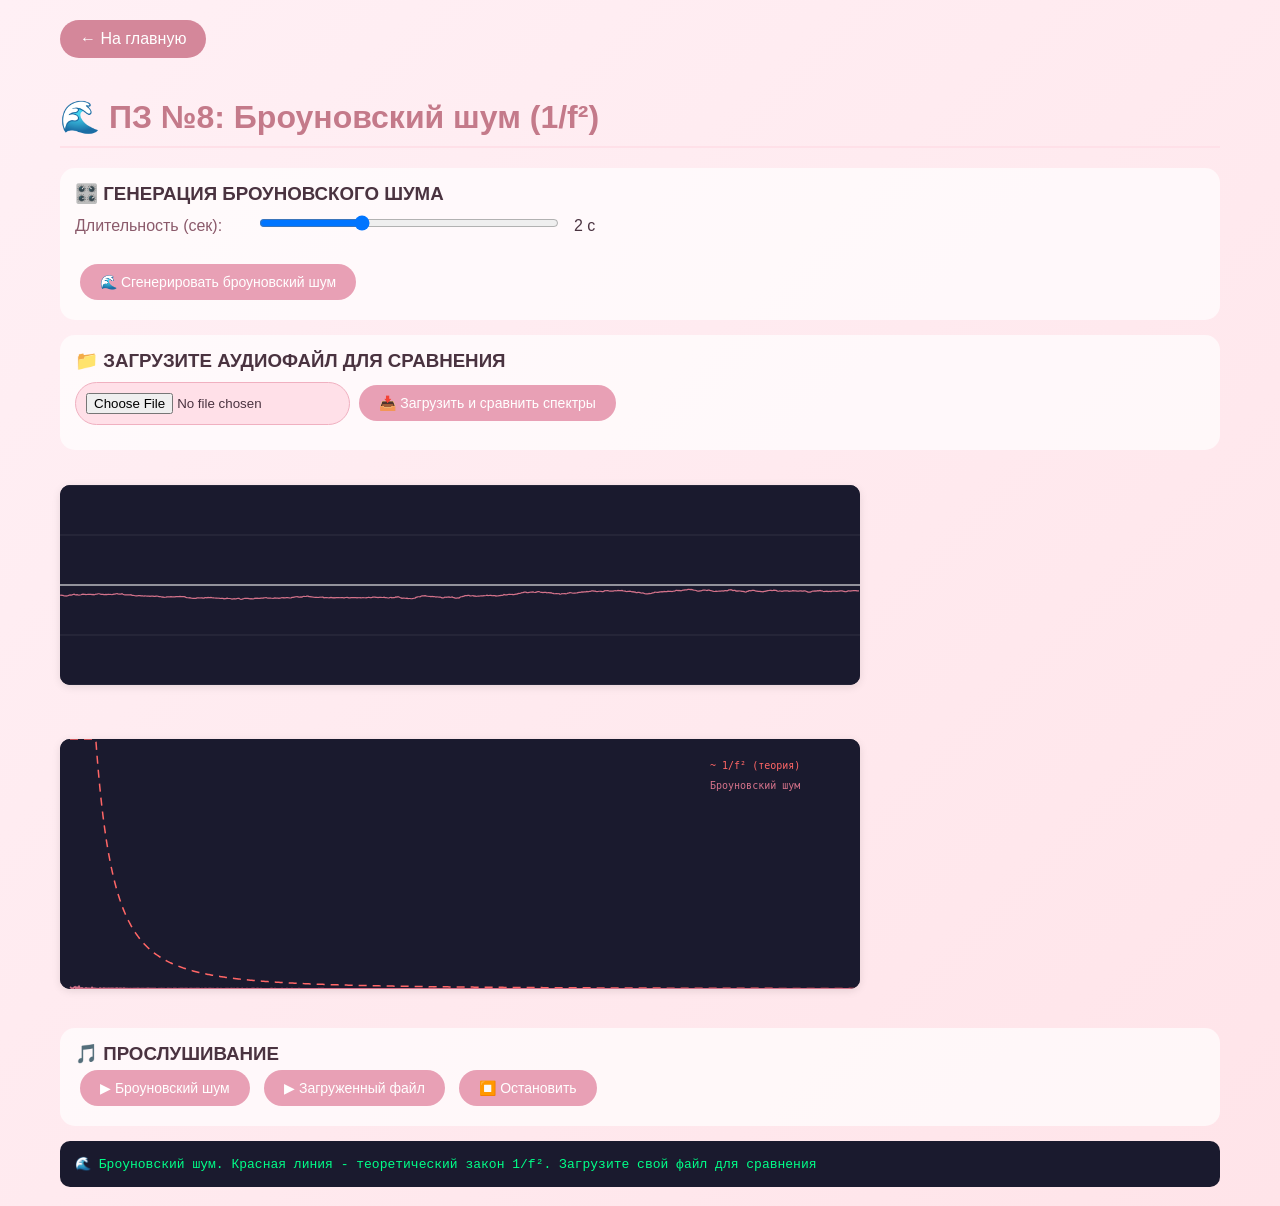
<file: pz8.html>
<!DOCTYPE html>
<html lang="ru">
<head>
    <meta charset="UTF-8">
    <meta name="viewport" content="width=device-width, initial-scale=1.0">
    <title>ПЗ №8 - Броуновский шум</title>
    <link rel="stylesheet" href="styles.css">
</head>
<body>
    <div class="container">
        <a href="index.html" class="back-button">← На главную</a>
        <h1 class="section-title">🌊 ПЗ №8: Броуновский шум (1/f²)</h1>
        
        <div class="control-group">
            <h3>🎛️ ГЕНЕРАЦИЯ БРОУНОВСКОГО ШУМА</h3>
            <label>Длительность (сек):</label>
            <input type="range" id="duration8" min="0.5" max="5" value="2" step="0.1">
            <span id="duration8Val">2.0</span> с<br><br>
            
            <button id="genBrownNoise">🌊 Сгенерировать броуновский шум</button>
        </div>
        
        <div class="control-group">
            <h3>📁 ЗАГРУЗИТЕ АУДИОФАЙЛ ДЛЯ СРАВНЕНИЯ</h3>
            <input type="file" id="uploadWav8" accept=".wav,.mp3,.ogg">
            <button id="loadWav8">📥 Загрузить и сравнить спектры</button>
        </div>
        
        <div class="plot-container">
            <canvas id="brownPlot" width="800" height="200"></canvas>
        </div>
        
        <div class="plot-container">
            <canvas id="brownSpectrum" width="800" height="250"></canvas>
        </div>
        
        <div class="control-group">
            <h3>🎵 ПРОСЛУШИВАНИЕ</h3>
            <button id="playBrown">▶ Броуновский шум</button>
            <button id="playUploaded8">▶ Загруженный файл</button>
            <button id="stopBrown">⏹️ Остановить</button>
        </div>
        
        <div class="info-panel" id="info8">
            🌊 Броуновский шум = интегрированный белый шум. Спектр ~ 1/f²<br>
            Загрузите свой аудиофайл для сравнения.
        </div>
    </div>
    <script src="pz8.js"></script>
</body>
</html>
</file>
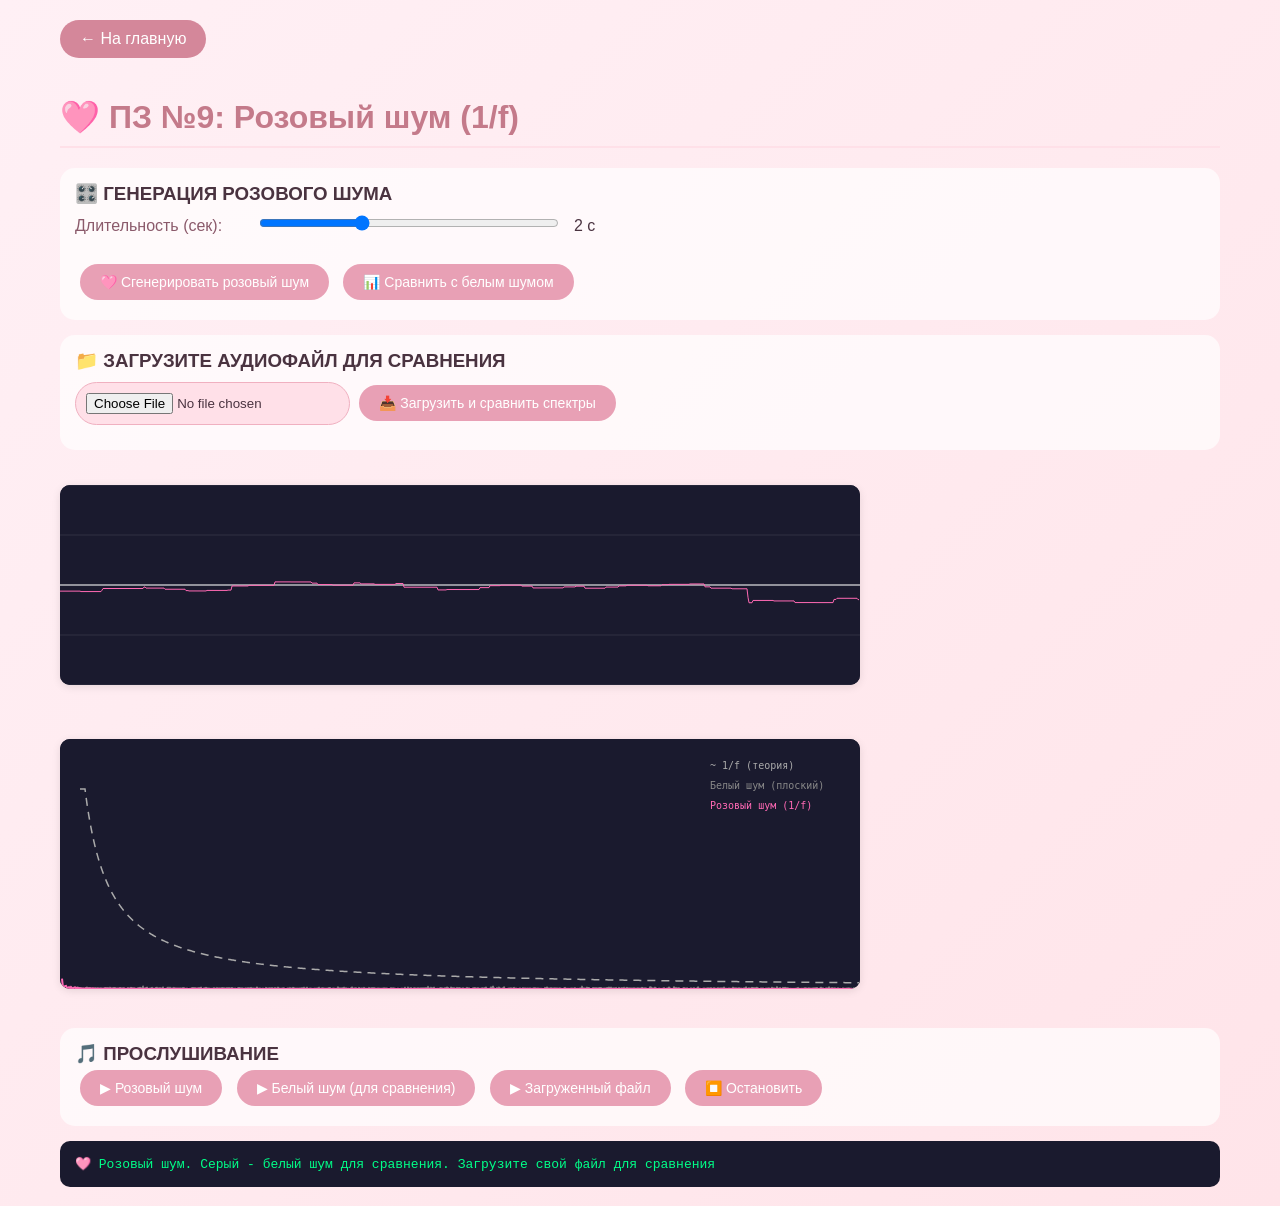
<file: pz9.html>
<!DOCTYPE html>
<html lang="ru">
<head>
    <meta charset="UTF-8">
    <meta name="viewport" content="width=device-width, initial-scale=1.0">
    <title>ПЗ №9 - Розовый шум</title>
    <link rel="stylesheet" href="styles.css">
</head>
<body>
    <div class="container">
        <a href="index.html" class="back-button">← На главную</a>
        <h1 class="section-title">🩷 ПЗ №9: Розовый шум (1/f)</h1>
        
        <div class="control-group">
            <h3>🎛️ ГЕНЕРАЦИЯ РОЗОВОГО ШУМА</h3>
            <label>Длительность (сек):</label>
            <input type="range" id="duration9" min="0.5" max="5" value="2" step="0.1">
            <span id="duration9Val">2.0</span> с<br><br>
            
            <button id="genPinkNoise">🩷 Сгенерировать розовый шум</button>
            <button id="comparePinkWhite">📊 Сравнить с белым шумом</button>
        </div>
        
        <div class="control-group">
            <h3>📁 ЗАГРУЗИТЕ АУДИОФАЙЛ ДЛЯ СРАВНЕНИЯ</h3>
            <input type="file" id="uploadWav9" accept=".wav,.mp3,.ogg">
            <button id="loadWav9">📥 Загрузить и сравнить спектры</button>
        </div>
        
        <div class="plot-container">
            <canvas id="pinkPlot" width="800" height="200"></canvas>
        </div>
        
        <div class="plot-container">
            <canvas id="pinkSpectrum" width="800" height="250"></canvas>
        </div>
        
        <div class="control-group">
            <h3>🎵 ПРОСЛУШИВАНИЕ</h3>
            <button id="playPink">▶ Розовый шум</button>
            <button id="playWhiteCompare">▶ Белый шум (для сравнения)</button>
            <button id="playUploaded9">▶ Загруженный файл</button>
            <button id="stopPink">⏹️ Остановить</button>
        </div>
        
        <div class="info-panel" id="info9">
            🩷 Розовый шум имеет спектр ~ 1/f. Загрузите свой аудиофайл для сравнения.
        </div>
    </div>
    <script src="pz9.js"></script>
</body>
</html>
</file>
<file: styles.css>
* {
    margin: 0;
    padding: 0;
    box-sizing: border-box;
}

body {
    font-family: 'Segoe UI', Tahoma, Geneva, Verdana, sans-serif;
    background: linear-gradient(135deg, #fff0f5 0%, #ffe4e9 100%);
    min-height: 100vh;
    color: #4a3340;
}

.container {
    max-width: 1200px;
    margin: 0 auto;
    padding: 20px;
}

header {
    text-align: center;
    padding: 30px 0;
    background: rgba(255, 255, 255, 0.7);
    border-radius: 30px;
    margin-bottom: 40px;
    backdrop-filter: blur(10px);
    box-shadow: 0 4px 15px rgba(255, 182, 193, 0.3);
}

header h1 {
    font-size: 2.5em;
    color: #d4728a;
    margin-bottom: 10px;
}

header p {
    color: #b88998;
    font-size: 1.1em;
}

.cards-grid {
    display: grid;
    grid-template-columns: repeat(auto-fill, minmax(300px, 1fr));
    gap: 25px;
    margin-bottom: 40px;
}

.card {
    background: rgba(255, 255, 255, 0.9);
    border-radius: 20px;
    padding: 20px;
    cursor: pointer;
    transition: all 0.3s ease;
    box-shadow: 0 5px 15px rgba(0, 0, 0, 0.05);
    border: 1px solid rgba(255, 200, 210, 0.5);
}

.card:hover {
    transform: translateY(-5px);
    background: white;
    box-shadow: 0 10px 30px rgba(210, 100, 120, 0.2);
    border-color: #f0a0b0;
}

.card-number {
    display: inline-block;
    background: #f0c0d0;
    color: #8b5a6b;
    padding: 5px 12px;
    border-radius: 20px;
    font-size: 0.8em;
    margin-bottom: 12px;
}

.card h3 {
    color: #c47a8a;
    margin-bottom: 10px;
    font-size: 1.3em;
}

.card p {
    color: #a07080;
    line-height: 1.4;
    margin-bottom: 15px;
}

.tags {
    display: flex;
    gap: 8px;
    flex-wrap: wrap;
}

.tags span {
    background: #ffe0e8;
    padding: 3px 10px;
    border-radius: 15px;
    font-size: 0.7em;
    color: #c47a8a;
}

.back-button {
    display: inline-block;
    background: #d4879a;
    color: white;
    padding: 10px 20px;
    border-radius: 25px;
    text-decoration: none;
    margin-bottom: 20px;
    transition: 0.3s;
}

.back-button:hover {
    background: #c06a7e;
}

.section-title {
    color: #c47a8a;
    margin: 20px 0;
    padding-bottom: 10px;
    border-bottom: 2px solid #ffe0e8;
}

button, .btn {
    background: #e8a0b5;
    color: white;
    border: none;
    padding: 10px 20px;
    border-radius: 25px;
    cursor: pointer;
    font-size: 14px;
    transition: 0.3s;
    margin: 5px;
}

button:hover, .btn:hover {
    background: #d4879a;
    transform: scale(1.02);
}

button:active {
    transform: scale(0.98);
}

canvas {
    background: #1a1a2e;
    border-radius: 10px;
    margin: 15px 0;
    box-shadow: 0 2px 8px rgba(0,0,0,0.1);
}

.plot-container {
    margin: 20px 0;
}

input[type="file"] {
    background: #ffe0e8;
    padding: 10px;
    border-radius: 25px;
    border: 1px solid #f0b0c0;
    margin: 10px 0;
}

input[type="range"] {
    width: 300px;
    margin: 10px 10px 10px 0;
}

.control-group {
    background: rgba(255, 255, 255, 0.7);
    padding: 15px;
    border-radius: 15px;
    margin: 15px 0;
}

footer {
    text-align: center;
    padding: 20px;
    color: #b88998;
    margin-top: 40px;
}

label {
    display: inline-block;
    width: 180px;
    color: #8b5a6b;
}

select {
    padding: 8px;
    border-radius: 20px;
    border: 1px solid #f0b0c0;
    background: white;
    margin: 10px;
}

.info-panel {
    background: #1a1a2e;
    padding: 15px;
    border-radius: 10px;
    color: #00ff88;
    font-family: monospace;
    margin-top: 15px;
}
</file>
